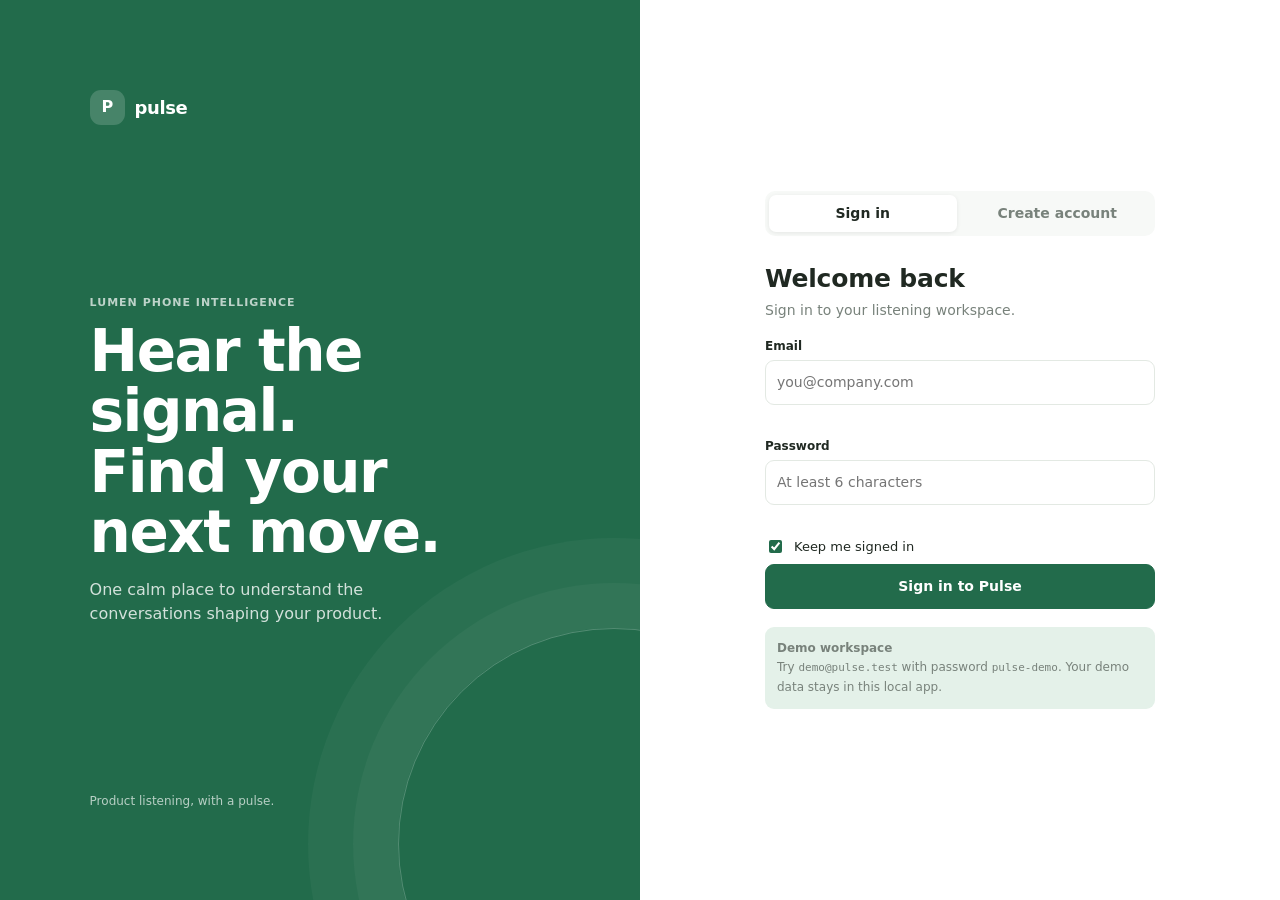
<file: index.html>
<!doctype html>
<html lang="en">
<head>
  <meta charset="utf-8">
  <meta name="viewport" content="width=device-width,initial-scale=1">
  <meta http-equiv="refresh" content="0;url=./frontend/index.html">
  <title>Pulse · Lumen phone</title>
  <script>location.replace(new URL('./frontend/index.html', location.href).href);</script>
</head>
<body>
  <p><a href="./frontend/index.html">Open the Pulse dashboard</a></p>
</body>
</html>
</file>
<file: frontend/css/styles.css>
/* Pulse design tokens */
:root{color-scheme:light;--bg:#f3f6f3;--surface:#fff;--surface-2:#f7f9f7;--ink:#202922;--muted:#78827b;--line:#e3e9e3;--brand:#226b4b;--brand-strong:#18563a;--brand-soft:#e4f1e9;--positive:#27845b;--positive-soft:#e6f4ec;--negative:#d76b62;--negative-soft:#faeae8;--neutral:#87918c;--neutral-soft:#edf0ee;--accent:#edbd4e;--shadow:0 8px 24px rgba(33,52,41,.055);--radius:13px}
@media(prefers-color-scheme:dark){:root:not([data-theme="light"]){color-scheme:dark;--bg:#141916;--surface:#1d2420;--surface-2:#242d27;--ink:#edf3ef;--muted:#a2ada5;--line:#354139;--brand:#84c49e;--brand-strong:#a7d8b8;--brand-soft:#243c2e;--positive:#71c697;--positive-soft:#223b2d;--negative:#f08b82;--negative-soft:#482b29;--neutral:#a0aaa4;--neutral-soft:#2c3530;--accent:#e8c363;--shadow:0 8px 24px rgba(0,0,0,.18)}}
:root[data-theme="dark"]{color-scheme:dark;--bg:#141916;--surface:#1d2420;--surface-2:#242d27;--ink:#edf3ef;--muted:#a2ada5;--line:#354139;--brand:#84c49e;--brand-strong:#a7d8b8;--brand-soft:#243c2e;--positive:#71c697;--positive-soft:#223b2d;--negative:#f08b82;--negative-soft:#482b29;--neutral:#a0aaa4;--neutral-soft:#2c3530;--accent:#e8c363;--shadow:0 8px 24px rgba(0,0,0,.18)}
:root[data-theme="light"]{color-scheme:light}
*{box-sizing:border-box}html{scroll-behavior:smooth}body{margin:0;min-width:320px;background:var(--bg);color:var(--ink);font:14px/1.5 ui-sans-serif,system-ui,-apple-system,"Segoe UI",sans-serif}button,input,select,textarea{font:inherit;color:inherit}button{cursor:pointer}button:focus-visible,input:focus-visible,select:focus-visible,textarea:focus-visible,a:focus-visible{outline:3px solid color-mix(in srgb,var(--brand) 55%,transparent);outline-offset:2px}button:disabled{opacity:.58;cursor:not-allowed}a{color:inherit;text-decoration:none}.muted{color:var(--muted)}.small{font-size:12px}.tiny{font-size:11px}.eyebrow{font-size:11px;font-weight:760;text-transform:uppercase;letter-spacing:1px;color:var(--muted)}h1,h2,h3,p{margin-top:0}h1{margin-bottom:0;font-size:27px;line-height:1.2;letter-spacing:-.6px}h2{font-size:16px;line-height:1.3;letter-spacing:-.2px;margin-bottom:0}p{margin-bottom:0}.app-shell{max-width:1440px;min-height:100vh;padding:0 28px 48px;margin:auto}.topbar{height:76px;border-bottom:1px solid var(--line);display:flex;align-items:center;justify-content:space-between;gap:18px}.brand{display:flex;align-items:center;gap:10px;font-size:18px;font-weight:780;letter-spacing:-.4px}.brand-button{border:0;background:none;padding:0}.brand-mark{width:35px;height:35px;border-radius:11px;background:var(--brand);color:#fff;display:grid;place-items:center;font-size:16px}.top-actions{display:flex;align-items:center;gap:9px}.subtle-button,.icon-button,.button,.chip,.input,.text-button{border:1px solid var(--line);background:var(--surface);border-radius:9px}.subtle-button{padding:8px 12px;color:var(--ink)}.icon-button{width:38px;height:38px;display:grid;place-items:center;padding:0}.subtle-button:hover,.icon-button:hover,.text-button:hover{background:var(--surface-2)}.user-button{display:flex;align-items:center;gap:9px;background:transparent;border:0;border-radius:10px;padding:5px 8px}.user-button:hover{background:var(--surface-2)}.user-email{max-width:190px;overflow:hidden;text-overflow:ellipsis;white-space:nowrap;font-size:12px;color:var(--muted)}.avatar{width:35px;height:35px;display:inline-grid;place-items:center;border-radius:50%;color:#fff;font-weight:750;flex:none}.avatar.large{width:82px;height:82px;font-size:29px}.main-content{padding-bottom:20px}.page-head{display:flex;align-items:flex-end;justify-content:space-between;gap:16px;margin:29px 0 21px}.page-head p{margin-top:6px}.kpi-grid{display:grid;grid-template-columns:repeat(4,minmax(0,1fr));gap:13px}.kpi-card{min-width:0;min-height:112px;padding:16px;text-align:left;background:var(--surface);border:1px solid var(--line);border-radius:var(--radius);box-shadow:var(--shadow);transition:transform .15s,border-color .15s}.kpi-card:hover,.app-tile:hover{transform:translateY(-1px);border-color:color-mix(in srgb,var(--brand) 42%,var(--line))}.kpi-label{display:flex;justify-content:space-between;gap:8px;color:var(--muted);font-size:12px}.kpi-value{display:block;font-size:26px;line-height:1.25;margin:8px 0 3px;letter-spacing:-.65px}.kpi-foot{font-size:11px;color:var(--muted)}.positive-text{color:var(--positive)}.negative-text{color:var(--negative)}.content-grid{display:grid;gap:14px}.home-grid{grid-template-columns:minmax(0,1.4fr) minmax(290px,.9fr);margin-top:20px}.panel{min-width:0;background:var(--surface);border:1px solid var(--line);border-radius:var(--radius);box-shadow:var(--shadow);padding:19px}.section-heading{display:flex;align-items:center;justify-content:space-between;gap:12px;margin-bottom:13px}.section-heading p{margin-top:3px}.text-button{border-color:transparent;background:transparent;padding:6px 8px;color:var(--brand);font-weight:650;font-size:12px;white-space:nowrap}.chart-box{width:100%;min-height:205px;position:relative}.line-chart,.stack-chart{width:100%;height:auto;display:block;overflow:visible}.grid-line{stroke:var(--line);stroke-dasharray:3 5}.chart-label{fill:var(--muted);font-size:10px}.line-path{fill:none;stroke:var(--brand);stroke-width:3;stroke-linecap:round;stroke-linejoin:round}.line-area{fill:var(--brand);opacity:.09}.line-point{fill:var(--surface);stroke:var(--brand);stroke-width:2}.stack-positive{fill:var(--positive)}.stack-neutral{fill:var(--neutral)}.stack-negative{fill:var(--negative)}.bar-hit{fill:transparent;cursor:pointer}.chart-readout{position:absolute;right:7px;top:3px;padding:6px 9px;background:var(--ink);color:var(--surface);border-radius:7px;font-size:11px;z-index:2}.chart-readout[hidden]{display:none}.insight{border-top:1px solid var(--line);padding-top:10px;color:var(--muted);font-size:12px}.insight-mark{color:var(--accent);margin-right:7px}.tone-pill,.status-pill{display:inline-flex;align-items:center;padding:5px 8px;border-radius:99px;background:var(--neutral-soft);color:var(--neutral);font-size:10px;font-weight:700;line-height:1}.tone-pill.positive{background:var(--positive-soft);color:var(--positive)}.tone-pill.negative{background:var(--negative-soft);color:var(--negative)}.status-pill.new{background:var(--negative-soft);color:var(--negative)}.status-pill.replied{background:var(--brand-soft);color:var(--brand)}.status-pill.resolved{background:var(--neutral-soft);color:var(--muted)}.status-pill.owner{background:var(--brand-soft);color:var(--brand)}.post-list{display:grid}.post-row{padding:11px 0;border-bottom:1px solid var(--line)}.post-row:last-child{border-bottom:0}.post-meta{display:flex;align-items:center;gap:7px;flex-wrap:wrap;color:var(--muted);font-size:11px}.post-likes{margin-left:auto}.post-text{margin:5px 0 0;font-size:13px}.button{display:inline-flex;justify-content:center;align-items:center;gap:8px;padding:9px 13px;font-weight:680}.button.primary{background:var(--brand);border-color:var(--brand);color:#fff}.button.primary:hover{background:var(--brand-strong)}.button.secondary{background:var(--surface);color:var(--ink)}.button.compact{padding:6px 10px;font-size:12px}.full-width{width:100%}.button-row{display:flex;align-items:center;gap:9px;flex-wrap:wrap}.app-section{margin-top:25px}.app-grid{display:grid;grid-template-columns:repeat(4,minmax(0,1fr));gap:12px}.app-tile{min-height:110px;padding:14px 15px;text-align:left;color:inherit;background:var(--surface);border:1px solid var(--line);border-radius:var(--radius);box-shadow:var(--shadow);transition:transform .15s,border-color .15s}.app-icon{display:grid;place-items:center;width:33px;height:33px;margin-bottom:8px;border-radius:10px;background:var(--brand-soft);color:var(--brand);font-size:15px;font-weight:750}.app-tile strong,.app-tile>span:last-child{display:block}.app-tile strong{font-size:13px}.app-tile>span:last-child{color:var(--muted);font-size:11px;margin-top:2px}.toolbar,.chip-group{display:flex;align-items:center;gap:7px;flex-wrap:wrap}.filter-bar{justify-content:space-between;margin-bottom:14px}.chip{padding:7px 11px;border-radius:99px;background:var(--surface);font-size:12px;color:var(--muted);white-space:nowrap}.chip:hover{border-color:var(--brand);color:var(--brand)}.chip.active{background:var(--brand);border-color:var(--brand);color:#fff}.chart-grid-layout{grid-template-columns:minmax(0,1.3fr) minmax(260px,.7fr);margin-top:16px}.donut-layout{display:flex;align-items:center;justify-content:center;gap:22px;min-height:170px}.donut{width:132px;height:132px;border-radius:50%;background:conic-gradient(var(--positive) 0 var(--positive-stop),var(--neutral) var(--positive-stop) var(--neutral-stop),var(--negative) var(--neutral-stop) 100%);position:relative;flex:none}.donut:after{content:"";position:absolute;inset:21px;background:var(--surface);border-radius:50%}.donut-center{position:absolute;z-index:1;inset:0;display:grid;place-content:center;text-align:center;color:var(--muted);font-size:10px}.donut-center strong{font-size:20px;color:var(--ink)}.legend{display:grid;gap:9px;font-size:12px}.legend span{display:flex;align-items:center;gap:7px}.legend i{width:9px;height:9px;border-radius:50%;background:var(--neutral)}.legend i.positive{background:var(--positive)}.legend i.negative{background:var(--negative)}.topic-analyzer-grid{grid-template-columns:minmax(0,1fr) minmax(280px,.9fr);margin-top:14px}.topic-rankings{display:grid;gap:8px}.topic-rank{display:grid;grid-template-columns:94px 1fr 42px;gap:9px;align-items:center;padding:5px 0;text-align:left;border:0;background:transparent}.topic-name{font-size:12px}.topic-rank strong{text-align:right;font-size:12px}.topic-rank.selected .topic-name{color:var(--brand);font-weight:750}.diverging-track{position:relative;display:block;height:9px;border-radius:99px;background:var(--negative-soft);overflow:hidden}.diverging-track:after{position:absolute;content:"";left:50%;top:0;bottom:0;width:1px;background:var(--muted);opacity:.65}.diverging-fill{position:absolute;top:0;bottom:0;background:var(--positive);border-radius:99px}.textarea,.input{width:100%;border:1px solid var(--line);border-radius:9px;background:var(--surface);padding:10px 11px}.textarea{min-height:95px;resize:vertical}.field{display:grid;gap:5px;margin:12px 0}.field label,.field-label{font-size:12px;font-weight:680}.field-error{min-height:14px;color:var(--negative);font-size:11px}.gauge{height:93px;position:relative;overflow:hidden;margin:5px 16px 0}.gauge-arc{position:absolute;left:50%;top:0;width:190px;height:190px;transform:translateX(-50%);border-radius:50%;background:conic-gradient(from 270deg,var(--negative) 0 25%,var(--neutral) 25% 50%,var(--positive) 50% 75%,transparent 75%)}.gauge-arc:after{content:"";position:absolute;inset:16px;border-radius:50%;background:var(--surface)}.gauge-needle{position:absolute;left:calc(50% - 1px);bottom:0;z-index:2;width:3px;height:57px;border-radius:4px;background:var(--ink);transform-origin:50% 100%;transition:transform .2s}.gauge-value{position:absolute;left:50%;bottom:0;z-index:3;transform:translateX(-50%);background:var(--surface);font-size:11px;font-weight:750;white-space:nowrap}.highlight-output{min-height:46px;margin-top:10px;padding:10px;border-radius:8px;background:var(--surface-2);font-size:13px;line-height:1.8;overflow-wrap:anywhere}.word-positive{background:var(--positive-soft);color:var(--positive);border:0;border-radius:3px;padding:1px 2px}.word-negative{background:var(--negative-soft);color:var(--negative);border:0;border-radius:3px;padding:1px 2px}.feed-panel{margin-top:14px}.feed-heading{align-items:flex-start}.feed-tools{display:flex;gap:7px;min-width:min(390px,54%)}.search-input{min-width:0;flex:1}.select-input{width:auto;min-width:110px}.center-actions{text-align:center;margin-top:12px}.empty-state{padding:22px;text-align:center;color:var(--muted);font-size:13px}.inbox-layout{grid-template-columns:minmax(280px,.85fr) minmax(0,1.4fr)}.inbox-filters{margin-bottom:10px}.inbox-list{max-height:620px;overflow:auto}.inbox-item{display:grid;gap:5px;width:100%;padding:11px;text-align:left;color:inherit;background:transparent;border:1px solid transparent;border-bottom-color:var(--line);border-radius:8px}.inbox-item:hover,.inbox-item.selected{background:var(--surface-2);border-color:var(--line)}.inbox-item .post-meta{gap:6px}.inbox-text{font-size:12px}.inbox-detail{min-height:360px}.mention-quote{margin:14px 0 18px;font-size:18px;line-height:1.4}.template-actions{display:flex;gap:7px;margin:9px 0}.trend-tools{align-items:center;margin-bottom:14px}.sort-control{display:flex;align-items:center;gap:8px;white-space:nowrap}.sort-control .input{width:auto;padding:8px 10px}.trend-list{display:grid;gap:9px}.trend-row{display:grid;grid-template-columns:1.1fr 1.2fr .7fr .7fr;align-items:center;gap:14px;padding:14px 16px;background:var(--surface);border:1px solid var(--line);border-radius:var(--radius);box-shadow:var(--shadow)}.trend-row>div:first-child,.trend-change,.trend-row>div:last-child{display:grid;gap:3px}.trend-row strong{font-size:13px}.trend-row span{font-size:11px}.sparkline{width:100%;max-width:126px;height:40px}.trend-change.up{color:var(--positive)}.trend-change.down{color:var(--negative)}.alert-layout{grid-template-columns:minmax(270px,.8fr) minmax(0,1.2fr)}.range-row{display:grid;grid-template-columns:1fr 70px;gap:14px;align-items:center;margin:19px 0}.range-row label{display:block;font-size:12px;font-weight:650;margin-bottom:8px}.range-row input{width:100%;accent-color:var(--brand)}.range-row strong{text-align:right}.alert-list{display:grid;gap:8px;max-height:590px;overflow:auto}.alert-item{display:flex;justify-content:space-between;gap:12px;align-items:center;padding:12px;border:1px solid var(--line);border-radius:9px;background:var(--surface-2)}.alert-item>div:first-child{display:grid;gap:3px}.alert-item strong{font-size:13px}.alert-item span{font-size:11px}.alert-reasons{text-align:right;font-size:11px;color:var(--muted)}.report-tools{margin-bottom:14px}.report-text{overflow:auto;white-space:pre-wrap;background:var(--surface-2);border:1px solid var(--line);border-radius:9px;padding:18px;font:13px/1.8 ui-monospace,SFMono-Regular,Consolas,monospace}.team-member{display:grid;grid-template-columns:1fr 130px auto;align-items:center;gap:12px;padding:13px 0;border-bottom:1px solid var(--line)}.team-member:last-child{border-bottom:0}.member-ident{display:flex;align-items:center;gap:10px;min-width:0}.member-ident>div{min-width:0}.member-ident strong,.member-ident span{display:block;overflow-wrap:anywhere}.role-select{width:130px}.icon-button{width:36px;height:36px;display:grid;place-items:center;padding:0;border:1px solid var(--line);border-radius:9px;background:var(--surface)}.icon-button:hover{background:var(--surface-2)}.section{margin-top:15px}.invite-form{display:grid;grid-template-columns:minmax(220px,1fr) 140px auto;align-items:end;gap:11px;margin-top:12px}.invite-form .field{margin:0}.invite-form .button{margin-bottom:15px}.profile-layout{grid-template-columns:minmax(0,1.1fr) minmax(260px,.8fr)}.profile-hero{display:flex;align-items:center;gap:16px;padding-bottom:15px;border-bottom:1px solid var(--line);margin-bottom:15px}.profile-hero h2{margin-bottom:4px}.profile-hero p{margin-bottom:1px}.color-options{display:flex;gap:9px}.color-swatch{width:27px;height:27px;border:2px solid var(--surface);border-radius:50%;padding:0;box-shadow:0 0 0 1px var(--line)}.color-swatch.selected{box-shadow:0 0 0 2px var(--brand)}.check-list{display:grid;gap:10px}.check-list label,.check-row{display:flex;align-items:center;gap:9px;font-size:13px}.check-list input,.check-row input{accent-color:var(--brand)}.stats-grid{display:grid;grid-template-columns:repeat(2,minmax(0,1fr));gap:10px}.stat-box{padding:13px;background:var(--surface-2);border-radius:9px}.stat-box strong,.stat-box span{display:block}.stat-box strong{font-size:18px}.stat-box span{font-size:11px;color:var(--muted)}.demo-note{margin-top:18px;padding:12px;border-radius:9px;background:var(--brand-soft);color:var(--muted);font-size:12px}.loading-state{min-height:220px;display:flex;align-items:center;justify-content:center;gap:10px;color:var(--muted)}.spinner{width:20px;height:20px;border:2px solid var(--line);border-top-color:var(--brand);border-radius:50%;animation:spin .8s linear infinite}.error-panel{margin:65px auto;max-width:520px;padding:30px;text-align:center;background:var(--surface);border:1px solid var(--line);border-radius:var(--radius)}.error-panel p{margin:8px 0 18px;color:var(--muted)}.error-icon{display:grid;place-items:center;width:34px;height:34px;margin:0 auto 12px;border-radius:50%;background:var(--negative-soft);color:var(--negative);font-weight:800}.toast-host{position:fixed;right:20px;bottom:20px;z-index:50;display:grid;gap:8px}.toast{padding:11px 15px;border-radius:9px;background:var(--ink);color:var(--surface);box-shadow:var(--shadow);animation:toast-in .18s ease-out}.toast.error{background:var(--negative);color:#fff}@keyframes spin{to{transform:rotate(360deg)}}@keyframes toast-in{from{opacity:0;transform:translateY(7px)}to{opacity:1;transform:none}}
/* Login and signup */
.auth-page{min-height:100vh;background:var(--surface)}.auth-layout{min-height:100vh;display:grid;grid-template-columns:minmax(300px,1fr) minmax(390px,1fr)}.auth-brand{position:relative;isolation:isolate;overflow:hidden;display:flex;flex-direction:column;justify-content:space-between;min-height:100vh;padding:clamp(32px,7vw,90px);background:var(--brand);color:#fff}.auth-brand:after{position:absolute;z-index:-1;content:"";width:430px;height:430px;right:-190px;bottom:-160px;border:1px solid rgba(255,255,255,.22);border-radius:50%;box-shadow:0 0 0 45px rgba(255,255,255,.035),0 0 0 90px rgba(255,255,255,.035)}.auth-brand .brand-mark{background:rgba(255,255,255,.17)}.auth-pitch{max-width:440px}.auth-pitch .eyebrow{color:rgba(255,255,255,.7)}.auth-pitch h1{font-size:clamp(38px,5vw,58px);line-height:1.04;letter-spacing:-1.5px;margin-top:9px}.auth-pitch p{max-width:370px;margin-top:16px;color:rgba(255,255,255,.8);font-size:16px}.auth-foot{font-size:12px;color:rgba(255,255,255,.68)}.auth-content{display:grid;place-items:center;padding:32px}.auth-form-wrap{width:min(100%,390px)}.auth-tabs{display:flex;gap:7px;padding:4px;border-radius:10px;background:var(--surface-2);margin-bottom:27px}.auth-tab{flex:1;border:0;border-radius:7px;background:transparent;padding:8px;color:var(--muted);font-weight:650}.auth-tab.active{background:var(--surface);color:var(--ink);box-shadow:0 1px 4px rgba(0,0,0,.08)}.auth-form-wrap h2{font-size:25px;margin-bottom:4px}.auth-form-wrap>.muted{margin-bottom:16px}.auth-form-wrap .field{margin:13px 0}.auth-form-wrap input:not([type=checkbox]){width:100%;padding:11px;border:1px solid var(--line);border-radius:9px;background:var(--surface)}.auth-form-wrap .primary{width:100%;margin-top:8px;padding:11px}.auth-form-wrap [hidden]{display:none!important}.form-error{min-height:0;color:var(--negative);font-size:12px}.form-error:not(:empty){margin:0 0 8px;padding:9px 10px;background:var(--negative-soft);border-radius:7px}.auth-form-wrap .demo-note{line-height:1.6}.auth-form-wrap code{font-size:11px}
@media(max-width:820px){.app-shell{padding:0 18px 36px}.kpi-grid{grid-template-columns:repeat(2,minmax(0,1fr))}.app-grid{grid-template-columns:repeat(2,minmax(0,1fr))}.home-grid,.chart-grid-layout,.topic-analyzer-grid,.inbox-layout,.alert-layout,.profile-layout{grid-template-columns:1fr}.auth-layout{grid-template-columns:1fr}.auth-brand{min-height:300px;padding:28px}.auth-foot{display:none}.auth-pitch h1{font-size:38px}.auth-pitch p{margin-top:8px}.auth-content{padding:30px 24px}.inbox-list{max-height:320px}.trend-row{grid-template-columns:1fr 1fr}.trend-row>div:nth-child(2){grid-column:span 2;grid-row:2}.trend-row>div:nth-child(3){grid-column:1}.trend-row>div:nth-child(4){grid-column:2}}
@media(max-width:520px){.app-shell{padding:0 13px 28px}.topbar{height:65px}.top-actions{gap:4px}.user-email{display:none}.user-button{padding:4px}.subtle-button{padding:7px 9px;font-size:11px}.page-head{align-items:flex-start;flex-direction:column;margin:22px 0 15px}h1{font-size:24px}.panel{padding:14px}.kpi-grid{gap:8px}.kpi-card{min-height:102px;padding:12px}.kpi-value{font-size:22px}.app-grid{gap:8px}.app-tile{padding:12px;min-height:103px}.filter-bar{align-items:flex-start;flex-direction:column}.chip-group{gap:5px}.chip{padding:7px 9px;font-size:11px}.feed-heading{display:grid}.feed-tools{min-width:0;width:100%}.topic-rank{grid-template-columns:86px 1fr 38px;gap:6px}.donut-layout{gap:12px}.donut{width:112px;height:112px}.team-member{grid-template-columns:1fr auto}.team-member .role-select{grid-column:1}.invite-form{grid-template-columns:1fr 1fr}.invite-form>.field:first-child{grid-column:1/-1}.invite-form .button{margin:0;align-self:end}.trend-tools{align-items:flex-start;flex-direction:column}.sort-control{width:100%;justify-content:space-between}.trend-row{padding:12px;gap:9px}.report-tools{align-items:flex-start}.auth-content{padding:25px 19px}}
@media(prefers-reduced-motion:reduce){*,*:before,*:after{scroll-behavior:auto!important;animation-duration:.01ms!important;animation-iteration-count:1!important;transition-duration:.01ms!important}}
.live-toggle{display:inline-flex;align-items:center;gap:7px;padding:8px 10px;border:1px solid var(--line);border-radius:99px;background:var(--surface);font-size:12px}.live-toggle.on{border-color:var(--positive);color:var(--positive)}.live-dot{width:8px;height:8px;border-radius:50%;background:var(--neutral)}.live-toggle.on .live-dot{background:var(--positive);box-shadow:0 0 0 0 color-mix(in srgb,var(--positive) 50%,transparent);animation:live-pulse 1.5s infinite}.live-pause[hidden]{display:none!important}@keyframes live-pulse{70%{box-shadow:0 0 0 7px transparent}100%{box-shadow:0 0 0 0 transparent}}
.active-filters{display:flex;align-items:center;gap:7px;flex-wrap:wrap;margin:-5px 0 14px}.filter-tag{display:inline-flex;align-items:center;gap:7px;border:1px solid var(--line);border-radius:99px;background:var(--surface);padding:5px 9px;font-size:11px}.filter-tag span{font-weight:800;color:var(--muted)}.legend button{display:flex;align-items:center;gap:7px;padding:0;border:0;background:transparent;color:var(--ink);font-size:12px;text-align:left}.legend button:hover{color:var(--brand)}.post-clickable{cursor:pointer;border-radius:7px;padding-inline:8px}.post-clickable:hover{background:var(--surface-2)}.post-dialog{position:fixed;inset:50% auto auto 50%;transform:translate(-50%,-50%);width:min(560px,calc(100vw - 28px));max-height:85vh;overflow:auto;padding:25px;background:var(--surface);color:var(--ink);border:1px solid var(--line);border-radius:13px;box-shadow:0 24px 80px rgba(0,0,0,.25)}.post-dialog::backdrop{background:rgba(10,18,13,.55)}.dialog-close{position:absolute;right:12px;top:12px}.post-dialog .mention-quote{margin-top:18px;padding-right:26px}.sample-actions{display:flex;gap:6px;flex-wrap:wrap;margin:0 0 9px}.analyzer-add{display:grid;grid-template-columns:1fr 1fr auto;align-items:end;gap:8px;margin-top:8px}.analyzer-add .field{margin:0}.analyzer-add .button{margin-bottom:0;white-space:nowrap}.alert-item{width:100%;text-align:left;color:inherit;cursor:pointer}.alert-item:hover{border-color:var(--brand)}.toast-undo{margin-left:12px;padding:3px 7px;border:1px solid currentColor;border-radius:6px;background:transparent;color:inherit;font-weight:700}.loading-skeleton{height:12px;border-radius:99px;background:linear-gradient(90deg,var(--surface-2),var(--line),var(--surface-2));background-size:200% 100%;animation:skeleton-shift 1.2s linear infinite}.loading-skeleton.wide{width:min(340px,75vw)}.loading-skeleton.short{width:140px}@keyframes skeleton-shift{to{background-position:-200% 0}}
@media(max-width:820px){.analyzer-add{grid-template-columns:1fr 1fr}.analyzer-add .button{grid-column:1/-1}.live-toggle{padding:7px 8px;font-size:11px}}
@media(max-width:520px){.analyzer-add{grid-template-columns:1fr}.analyzer-add .button{grid-column:auto}.live-toggle{font-size:0;width:34px;height:34px;justify-content:center;padding:0}.live-toggle .live-dot{width:9px;height:9px}.post-dialog{padding:20px}.active-filters{margin-top:0}}
</file>
